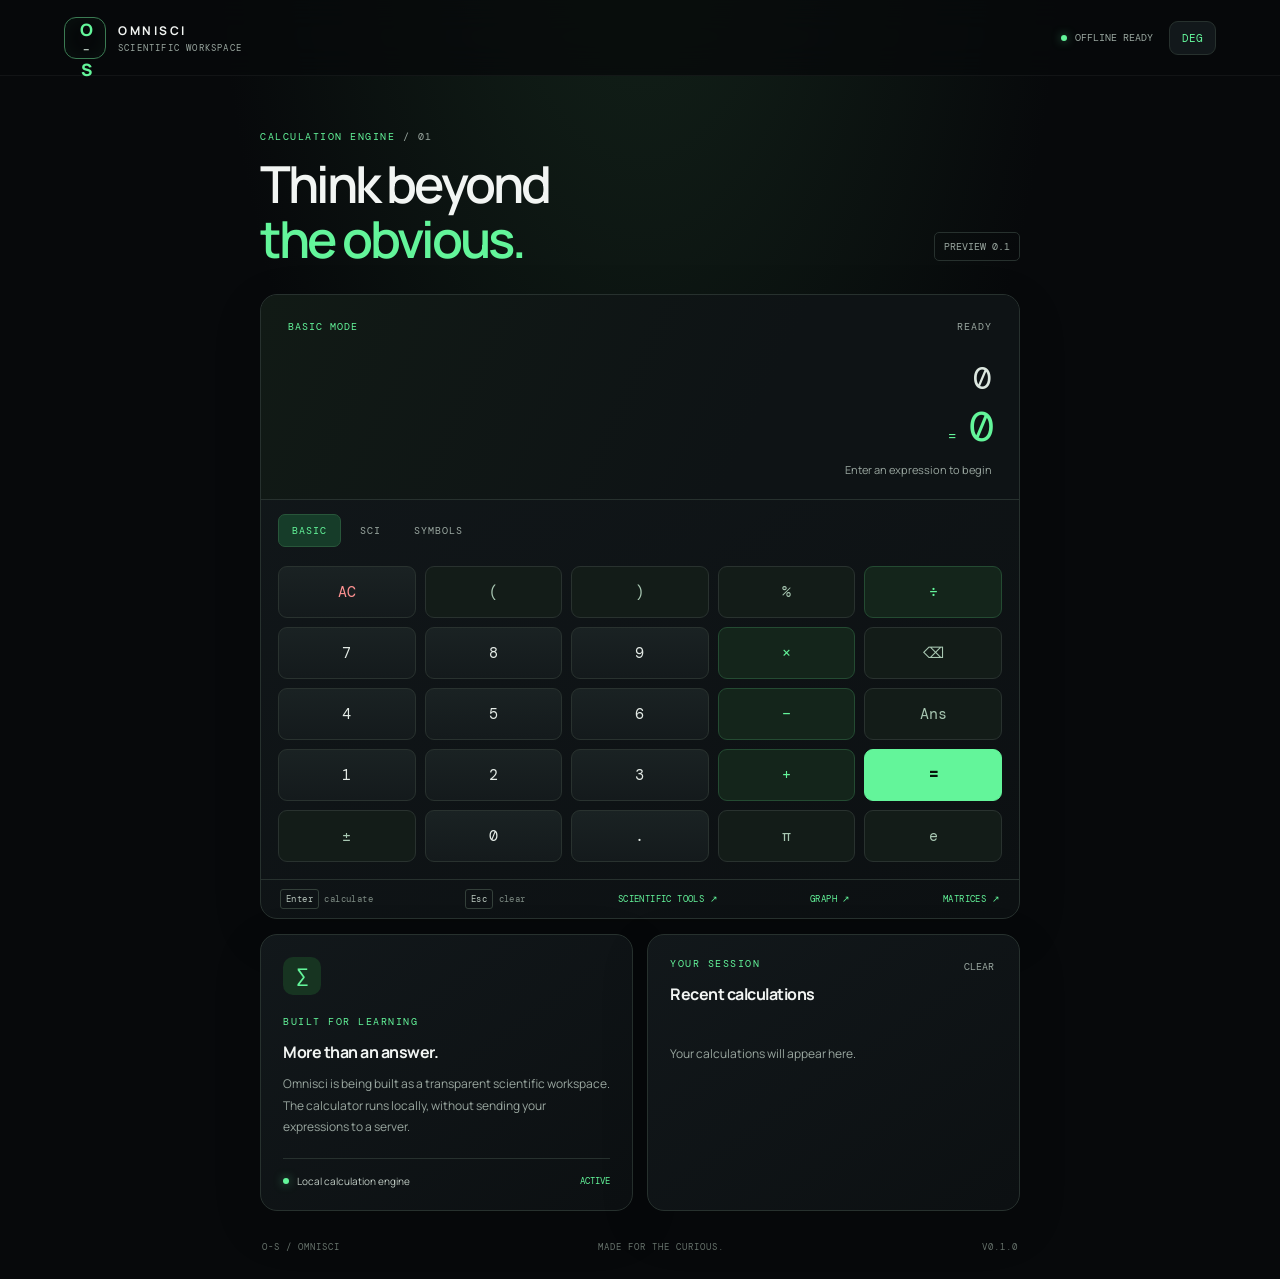
<file: index.html>
<!doctype html>
<html lang="en">
<head>
  <meta charset="utf-8">
  <meta name="viewport" content="width=device-width, initial-scale=1, viewport-fit=cover">
  <meta name="theme-color" content="#07090b">
  <meta name="description" content="O-S Omnisci — an offline-first scientific calculator, built for curious minds.">
  <link rel="manifest" href="./manifest.webmanifest">
  <link rel="icon" href="./assets/icon.svg" type="image/svg+xml">
  <link rel="stylesheet" href="./styles.css">
  <title>O-S — Omnisci</title>
</head>
<body>
  <main class="app-shell">
    <header class="topbar">
      <a class="brand" href="./" aria-label="Omnisci home">
        <span class="brand-mark" aria-hidden="true">O<span>−</span>S</span>
        <span class="brand-copy"><strong>OMNISCI</strong><small>SCIENTIFIC WORKSPACE</small></span>
      </a>
      <div class="topbar-actions">
        <span class="offline-indicator"><i></i><span id="connection-label">LOCAL ENGINE</span></span>
        <button class="icon-button" id="angle-toggle" aria-label="Toggle angle unit" title="Toggle degrees/radians">DEG</button>
      </div>
    </header>

    <section class="workspace" aria-label="Scientific calculator">
      <div class="workspace-heading">
        <div><p class="eyebrow">CALCULATION ENGINE <span> / 01</span></p><h1>Think beyond<br><em>the obvious.</em></h1></div>
        <span class="version-tag">PREVIEW 0.1</span>
      </div>

      <section class="calculator panel" aria-label="Calculator">
        <div class="display">
          <div class="display-meta"><span id="mode-label">BASIC MODE</span><span id="history-count">READY</span></div>
          <div class="expression" id="expression" aria-label="Expression" role="textbox" aria-readonly="true">0</div>
          <div class="result-row"><span class="result-equals">=</span><output id="result" aria-live="polite">0</output></div>
          <p class="display-hint" id="display-hint">Enter an expression to begin</p>
        </div>
        <div class="mode-tabs" role="tablist" aria-label="Keypad mode">
          <button class="mode-tab active" data-mode="basic" role="tab" aria-selected="true">BASIC</button>
          <button class="mode-tab" data-mode="sci" role="tab" aria-selected="false">SCI</button>
          <button class="mode-tab" data-mode="symbols" role="tab" aria-selected="false">SYMBOLS</button>
        </div>
        <div id="keypad" class="keypad" aria-label="Calculator keys"></div>
        <div class="calculator-footer"><span><kbd>Enter</kbd> calculate</span><span><kbd>Esc</kbd> clear</span><a href="./tools.html" style="color:var(--green);text-decoration:none;font:9px var(--mono)">SCIENTIFIC TOOLS ↗</a><a href="./graph.html" style="color:var(--green);text-decoration:none;font:9px var(--mono)">GRAPH ↗</a><a href="./linear.html" style="color:var(--green);text-decoration:none;font:9px var(--mono)">MATRICES ↗</a></div>
      </section>

      <section class="lower-grid">
        <article class="panel feature-card">
          <div class="feature-icon">∑</div><p class="eyebrow">BUILT FOR LEARNING</p><h2>More than an answer.</h2>
          <p>Omnisci is being built as a transparent scientific workspace. The calculator runs locally, without sending your expressions to a server.</p>
          <div class="feature-status"><span class="status-dot"></span> Local calculation engine <span class="status-label">ACTIVE</span></div>
        </article>
        <article class="panel history-card">
          <div class="history-heading"><div><p class="eyebrow">YOUR SESSION</p><h2>Recent calculations</h2></div><button id="clear-history" class="text-button">CLEAR</button></div>
          <div id="history-list" class="history-list"><p class="empty-history">Your calculations will appear here.</p></div>
        </article>
      </section>
      <footer class="page-footer"><span>O-S / OMNISCI</span><span>MADE FOR THE CURIOUS.</span><span>V0.1.0</span></footer>
    </section>
  </main>
  <div id="toast" class="toast" role="status" aria-live="polite"></div>
  <script src="./app.js" defer></script>
</body>
</html>
</file>
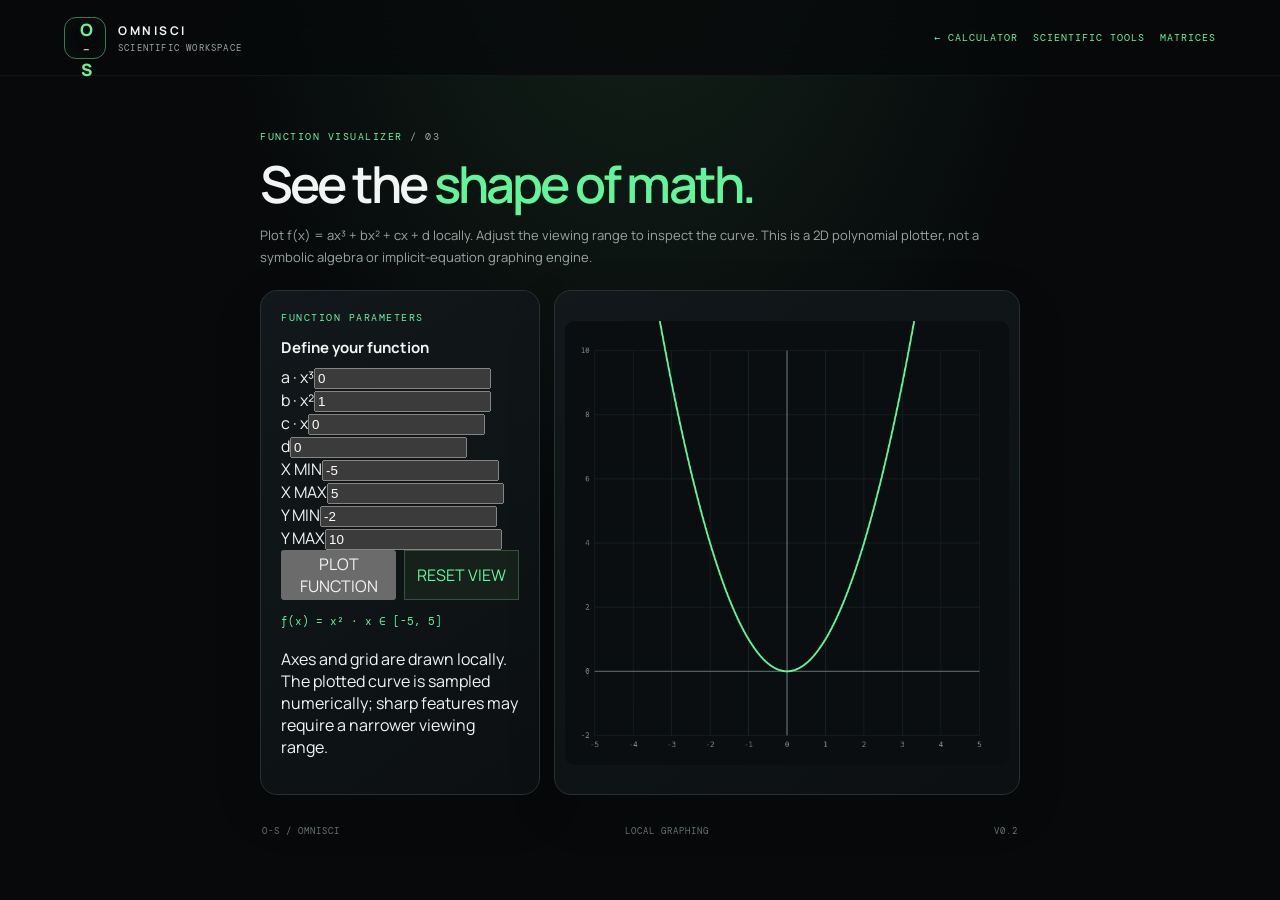
<file: graph.html>
<!doctype html>
<html lang="en"><head><meta charset="utf-8"><meta name="viewport" content="width=device-width,initial-scale=1,viewport-fit=cover"><meta name="theme-color" content="#07090b"><meta name="description" content="Plot polynomial functions locally with O-S Omnisci."><link rel="manifest" href="./manifest.webmanifest"><link rel="icon" href="./assets/icon.svg" type="image/svg+xml"><link rel="stylesheet" href="./styles.css"><title>Graphing — O-S Omnisci</title><style>
.graph-intro{max-width:760px;margin:0 auto 22px}.graph-intro p:last-child{color:var(--muted);font-size:13px;line-height:1.7}.graph-layout{max-width:760px;margin:auto;display:grid;grid-template-columns:280px 1fr;gap:14px}.graph-controls{padding:20px}.graph-controls h2{font-size:15px;margin:0 0 8px}.graph-controls .description{font-size:11px;color:var(--muted);line-height:1.6}.graph-canvas-wrap{min-width:0;padding:10px;display:flex;align-items:center}.graph-canvas{width:100%;aspect-ratio:1/1;display:block;border-radius:10px;background:#0a0e10}.graph-result{font:11px var(--mono);color:var(--green);line-height:1.8;margin-top:12px;overflow-wrap:anywhere}.graph-actions{display:grid;grid-template-columns:1fr 1fr;gap:8px}.graph-actions .tool-button.secondary{background:#17211b;color:var(--green);border:1px solid #31563d}.graph-nav{display:flex;gap:15px;align-items:center}.graph-nav a{font:10px var(--mono);letter-spacing:1px;color:var(--green);text-decoration:none}@media(max-width:720px){.graph-layout{grid-template-columns:1fr}.graph-canvas-wrap{padding:8px}.graph-canvas{aspect-ratio:1/1;max-height:75vw}.graph-controls{padding:17px}}
</style></head><body><main class="app-shell"><header class="topbar"><a class="brand" href="./"><span class="brand-mark">O<span>−</span>S</span><span class="brand-copy"><strong>OMNISCI</strong><small>SCIENTIFIC WORKSPACE</small></span></a><div class="graph-nav"><a href="./">← CALCULATOR</a><a href="./tools.html">SCIENTIFIC TOOLS</a><a href="./linear.html">MATRICES</a></div></header><section class="workspace"><div class="graph-intro"><p class="eyebrow">FUNCTION VISUALIZER <span>/ 03</span></p><h1>See the <em>shape of math.</em></h1><p>Plot f(x) = ax³ + bx² + cx + d locally. Adjust the viewing range to inspect the curve. This is a 2D polynomial plotter, not a symbolic algebra or implicit-equation graphing engine.</p></div><div class="graph-layout"><section class="panel graph-controls"><p class="eyebrow">FUNCTION PARAMETERS</p><h2>Define your function</h2><div class="field-grid"><div class="field"><label for="ga">a · x³</label><input id="ga" type="number" step="any" value="0"></div><div class="field"><label for="gb">b · x²</label><input id="gb" type="number" step="any" value="1"></div><div class="field"><label for="gc">c · x</label><input id="gc" type="number" step="any" value="0"></div><div class="field"><label for="gd">d</label><input id="gd" type="number" step="any" value="0"></div></div><div class="field-grid"><div class="field"><label for="gxmin">X MIN</label><input id="gxmin" type="number" step="any" value="-5"></div><div class="field"><label for="gxmax">X MAX</label><input id="gxmax" type="number" step="any" value="5"></div><div class="field"><label for="gymin">Y MIN</label><input id="gymin" type="number" step="any" value="-2"></div><div class="field"><label for="gymax">Y MAX</label><input id="gymax" type="number" step="any" value="10"></div></div><div class="graph-actions"><button class="tool-button" id="plot">PLOT FUNCTION</button><button class="tool-button secondary" id="reset">RESET VIEW</button></div><div class="graph-result" id="graph-result" aria-live="polite">f(x) = x²<br>Use Plot Function to refresh.</div><p class="tool-note">Axes and grid are drawn locally. The plotted curve is sampled numerically; sharp features may require a narrower viewing range.</p></section><section class="panel graph-canvas-wrap"><canvas id="plot-canvas" class="graph-canvas" width="720" height="720" aria-label="Graph of the current polynomial function">Your browser does not support canvas graphing.</canvas></section></div><footer class="page-footer"><span>O-S / OMNISCI</span><span>LOCAL GRAPHING</span><span>V0.2</span></footer></section></main><script src="./graph.js" defer></script><script>if("serviceWorker" in navigator && location.protocol!=="file:")addEventListener("load",()=>navigator.serviceWorker.register("./sw.js").catch(()=>{}));</script></body></html>
</file>
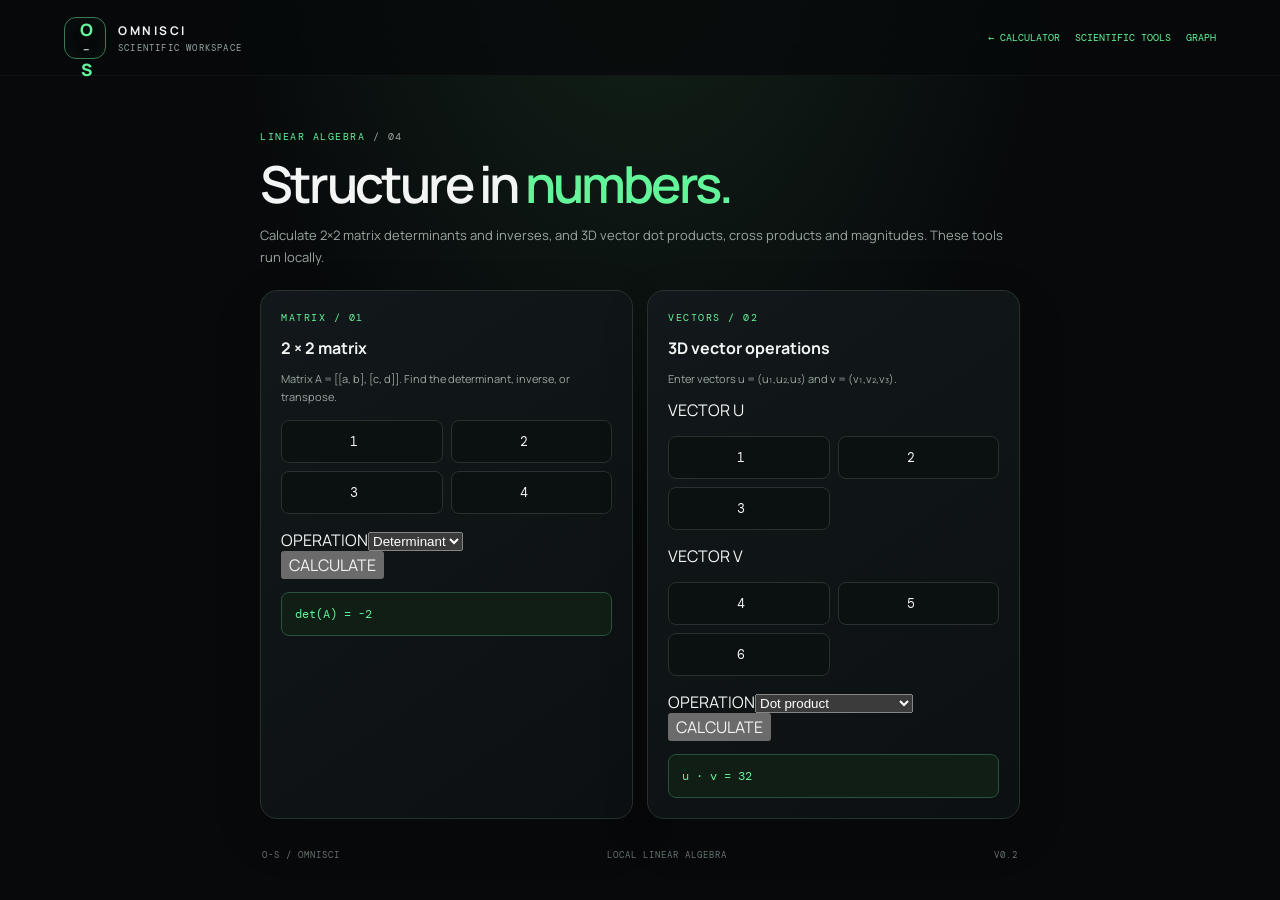
<file: linear.html>
<!doctype html><html lang="en"><head><meta charset="utf-8"><meta name="viewport" content="width=device-width,initial-scale=1,viewport-fit=cover"><meta name="theme-color" content="#07090b"><link rel="manifest" href="./manifest.webmanifest"><link rel="icon" href="./assets/icon.svg" type="image/svg+xml"><link rel="stylesheet" href="./styles.css"><title>Linear Algebra — O-S Omnisci</title><style>.la-intro{max-width:760px;margin:0 auto 22px}.la-intro p:last-child{color:var(--muted);font-size:13px;line-height:1.7}.la-grid{max-width:760px;margin:auto;display:grid;grid-template-columns:1fr 1fr;gap:14px}.la-card{padding:20px}.la-card h2{font-size:16px;margin:0 0 8px}.la-card .description{font-size:11px;color:var(--muted);line-height:1.6}.matrix-inputs{display:grid;grid-template-columns:repeat(2,minmax(0,1fr));gap:8px;margin:15px 0}.matrix-inputs input{width:100%;min-width:0;background:#0b1011;border:1px solid var(--line);border-radius:8px;padding:12px 7px;text-align:center;color:var(--text);font:13px var(--mono)}.la-output{margin-top:13px;border:1px solid #285239;background:#101e15;border-radius:8px;padding:13px;font:12px var(--mono);color:var(--green);white-space:pre-wrap;overflow-wrap:anywhere;min-height:43px}.la-nav{display:flex;gap:15px}.la-nav a{font:10px var(--mono);color:var(--green);text-decoration:none}@media(max-width:620px){.la-grid{grid-template-columns:1fr}.la-card{padding:17px}}</style></head><body><main class="app-shell"><header class="topbar"><a class="brand" href="./"><span class="brand-mark">O<span>−</span>S</span><span class="brand-copy"><strong>OMNISCI</strong><small>SCIENTIFIC WORKSPACE</small></span></a><div class="la-nav"><a href="./">← CALCULATOR</a><a href="./tools.html">SCIENTIFIC TOOLS</a><a href="./graph.html">GRAPH</a></div></header><section class="workspace"><div class="la-intro"><p class="eyebrow">LINEAR ALGEBRA <span>/ 04</span></p><h1>Structure in <em>numbers.</em></h1><p>Calculate 2×2 matrix determinants and inverses, and 3D vector dot products, cross products and magnitudes. These tools run locally.</p></div><div class="la-grid"><article class="panel la-card"><p class="eyebrow">MATRIX / 01</p><h2>2 × 2 matrix</h2><p class="description">Matrix A = [[a, b], [c, d]]. Find the determinant, inverse, or transpose.</p><div class="matrix-inputs"><input id="ma" type="number" step="any" value="1" aria-label="Matrix a"><input id="mb" type="number" step="any" value="2" aria-label="Matrix b"><input id="mc" type="number" step="any" value="3" aria-label="Matrix c"><input id="md" type="number" step="any" value="4" aria-label="Matrix d"></div><div class="field"><label for="matrix-operation">OPERATION</label><select id="matrix-operation"><option value="det">Determinant</option><option value="inverse">Inverse</option><option value="transpose">Transpose</option></select></div><button class="tool-button" id="matrix-calc">CALCULATE</button><div class="la-output" id="matrix-result" aria-live="polite">det(A) = -2</div></article><article class="panel la-card"><p class="eyebrow">VECTORS / 02</p><h2>3D vector operations</h2><p class="description">Enter vectors u = (u₁,u₂,u₃) and v = (v₁,v₂,v₃).</p><div class="field"><label>VECTOR U</label><div class="matrix-inputs"><input id="ux" type="number" step="any" value="1" aria-label="u x"><input id="uy" type="number" step="any" value="2" aria-label="u y"><input id="uz" type="number" step="any" value="3" aria-label="u z"></div></div><div class="field"><label>VECTOR V</label><div class="matrix-inputs"><input id="vx" type="number" step="any" value="4" aria-label="v x"><input id="vy" type="number" step="any" value="5" aria-label="v y"><input id="vz" type="number" step="any" value="6" aria-label="v z"></div></div><div class="field"><label for="vector-operation">OPERATION</label><select id="vector-operation"><option value="dot">Dot product</option><option value="cross">Cross product</option><option value="umag">Magnitude of u</option><option value="vmag">Magnitude of v</option><option value="angle">Angle between u and v</option></select></div><button class="tool-button" id="vector-calc">CALCULATE</button><div class="la-output" id="vector-result" aria-live="polite">u · v = 32</div></article></div><footer class="page-footer"><span>O-S / OMNISCI</span><span>LOCAL LINEAR ALGEBRA</span><span>V0.2</span></footer></section></main><script src="./linear.js" defer></script><script>if("serviceWorker" in navigator && location.protocol!=="file:")addEventListener("load",()=>navigator.serviceWorker.register("./sw.js").catch(()=>{}));</script></body></html>
</file>
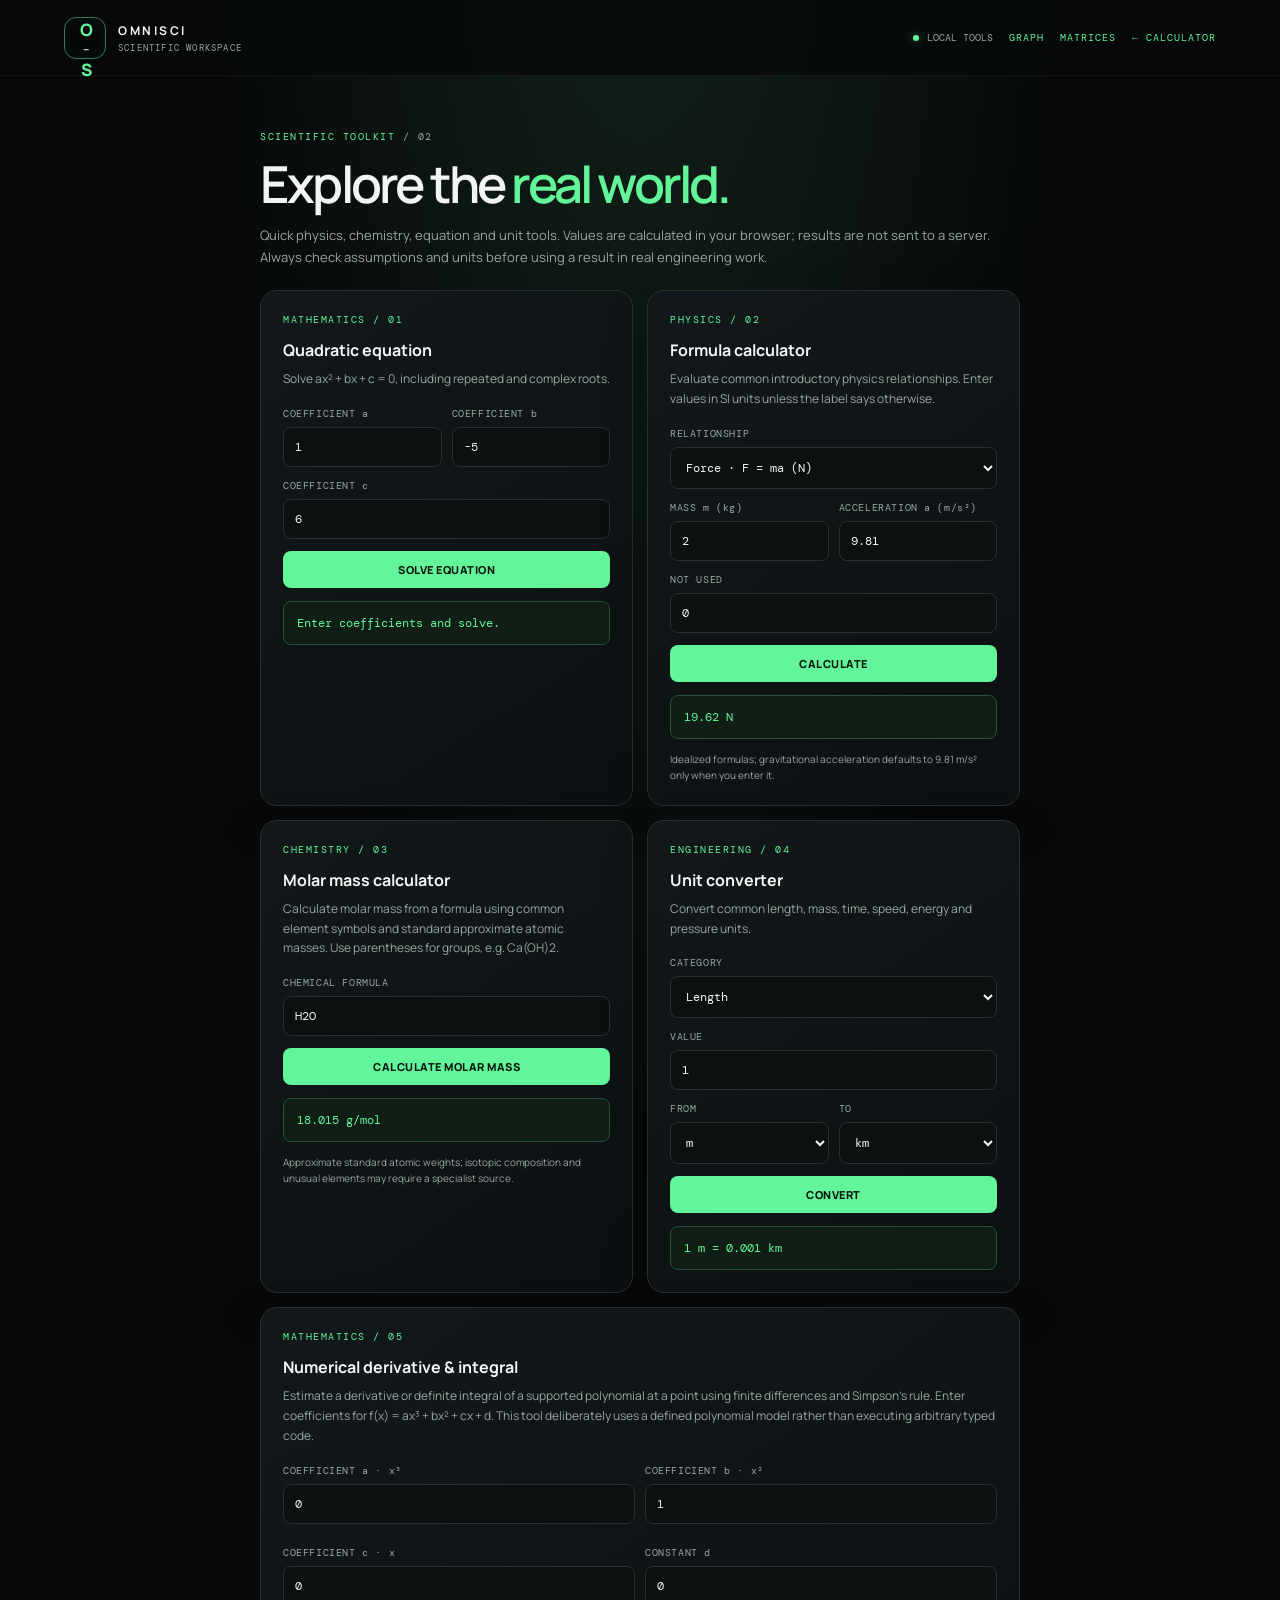
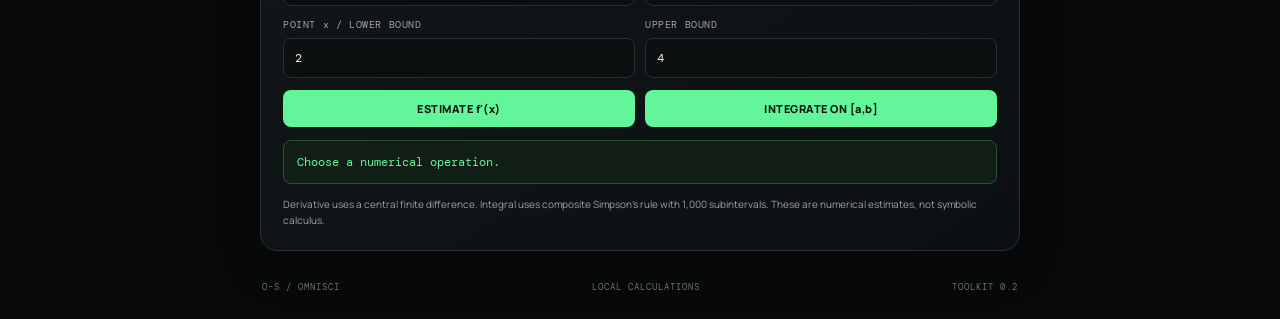
<file: tools.html>
<!doctype html>
<html lang="en">
<head>
<meta charset="utf-8"><meta name="viewport" content="width=device-width, initial-scale=1, viewport-fit=cover">
<meta name="theme-color" content="#07090b"><meta name="description" content="Omnisci local physics, chemistry and unit tools.">
<link rel="manifest" href="./manifest.webmanifest"><link rel="icon" href="./assets/icon.svg" type="image/svg+xml"><link rel="stylesheet" href="./styles.css">
<title>Scientific Tools — O-S Omnisci</title>
<style>
.tools-intro{max-width:760px;margin:0 auto 22px}.tools-intro p:last-child{color:var(--muted);font-size:13px;line-height:1.7}.tool-grid{display:grid;grid-template-columns:repeat(2,minmax(0,1fr));gap:14px;max-width:760px;margin:auto}.tool-card{padding:22px}.tool-card h2{font-size:16px;margin:0 0 8px}.tool-card .description{font-size:12px;color:var(--muted);line-height:1.65;margin:0 0 18px}.field-grid{display:grid;grid-template-columns:1fr 1fr;gap:10px}.field{display:flex;flex-direction:column;gap:7px;margin-bottom:12px}.field label{font:10px var(--mono);letter-spacing:.6px;color:var(--muted)}.field input,.field select{width:100%;min-width:0;background:#0b1011;border:1px solid var(--line);border-radius:8px;padding:11px;color:var(--text);font:12px var(--mono)}.tool-button{background:var(--green);color:#06140a;border:0;border-radius:8px;padding:11px 14px;font-size:11px;font-weight:800;letter-spacing:.5px;width:100%}.tool-output{margin-top:13px;border:1px solid #285239;background:#101e15;border-radius:8px;padding:13px;font:12px var(--mono);color:var(--green);overflow-wrap:anywhere;min-height:43px}.tool-output small{display:block;color:var(--muted);font:10px var(--sans);margin-top:6px}.tool-note{font-size:10px;color:var(--muted);line-height:1.6;margin:12px 0 0}.element-list{display:flex;flex-wrap:wrap;gap:5px;margin:8px 0 14px}.element-chip{border:1px solid var(--line);border-radius:5px;padding:5px 7px;font:10px var(--mono);color:#b9c8be}.back-link{font:10px var(--mono);letter-spacing:1px;color:var(--green);text-decoration:none}.back-link:hover{text-decoration:underline}.tool-card.full{grid-column:1/-1}@media(max-width:620px){.tool-grid{grid-template-columns:1fr}.tool-card.full{grid-column:auto}.tool-card{padding:18px}.tools-intro{padding:0 4px}.field-grid{gap:8px}}
</style>
</head>
<body>
<main class="app-shell">
<header class="topbar"><a class="brand" href="./" aria-label="Omnisci calculator"><span class="brand-mark">O<span>−</span>S</span><span class="brand-copy"><strong>OMNISCI</strong><small>SCIENTIFIC WORKSPACE</small></span></a><div class="topbar-actions"><span class="offline-indicator"><i></i><span>LOCAL TOOLS</span></span><a class="back-link" href="./graph.html">GRAPH</a><a class="back-link" href="./linear.html">MATRICES</a><a class="back-link" href="./">← CALCULATOR</a></div></header>
<section class="workspace">
<div class="tools-intro"><p class="eyebrow">SCIENTIFIC TOOLKIT <span>/ 02</span></p><h1>Explore the <em>real world.</em></h1><p>Quick physics, chemistry, equation and unit tools. Values are calculated in your browser; results are not sent to a server. Always check assumptions and units before using a result in real engineering work.</p></div>
<div class="tool-grid">
<article class="panel tool-card"><p class="eyebrow">MATHEMATICS / 01</p><h2>Quadratic equation</h2><p class="description">Solve ax² + bx + c = 0, including repeated and complex roots.</p><div class="field-grid"><div class="field"><label for="qa">COEFFICIENT a</label><input id="qa" type="number" step="any" value="1"></div><div class="field"><label for="qb">COEFFICIENT b</label><input id="qb" type="number" step="any" value="-5"></div></div><div class="field"><label for="qc">COEFFICIENT c</label><input id="qc" type="number" step="any" value="6"></div><button class="tool-button" id="solve-quadratic">SOLVE EQUATION</button><div class="tool-output" id="quadratic-result" aria-live="polite">Enter coefficients and solve.</div></article>
<article class="panel tool-card"><p class="eyebrow">PHYSICS / 02</p><h2>Formula calculator</h2><p class="description">Evaluate common introductory physics relationships. Enter values in SI units unless the label says otherwise.</p><div class="field"><label for="physics-formula">RELATIONSHIP</label><select id="physics-formula"><option value="force">Force · F = ma (N)</option><option value="kinetic">Kinetic energy · E = ½mv² (J)</option><option value="potential">Gravitational potential energy · E = mgh (J)</option><option value="density">Density · ρ = m/V (kg/m³)</option><option value="ohm">Ohm's law · V = IR (V)</option><option value="power">Electrical power · P = VI (W)</option><option value="momentum">Momentum · p = mv (kg·m/s)</option><option value="wave">Wave speed · v = fλ (m/s)</option></select></div><div class="field-grid"><div class="field"><label for="pv1" id="pv1-label">MASS m (kg)</label><input id="pv1" type="number" step="any" value="2"></div><div class="field"><label for="pv2" id="pv2-label">ACCELERATION a (m/s²)</label><input id="pv2" type="number" step="any" value="9.81"></div></div><div class="field"><label for="pv3" id="pv3-label">OPTIONAL THIRD VALUE</label><input id="pv3" type="number" step="any" value="0"></div><button class="tool-button" id="calculate-physics">CALCULATE</button><div class="tool-output" id="physics-result" aria-live="polite">19.62 N</div><p class="tool-note">Idealized formulas; gravitational acceleration defaults to 9.81 m/s² only when you enter it.</p></article>
<article class="panel tool-card"><p class="eyebrow">CHEMISTRY / 03</p><h2>Molar mass calculator</h2><p class="description">Calculate molar mass from a formula using common element symbols and standard approximate atomic masses. Use parentheses for groups, e.g. Ca(OH)2.</p><div class="field"><label for="chemical-formula">CHEMICAL FORMULA</label><input id="chemical-formula" type="text" value="H2O" autocomplete="off" spellcheck="false" placeholder="e.g. H2SO4 or Ca(OH)2"></div><button class="tool-button" id="calculate-molar">CALCULATE MOLAR MASS</button><div class="tool-output" id="molar-result" aria-live="polite">18.015 g/mol</div><p class="tool-note">Approximate standard atomic weights; isotopic composition and unusual elements may require a specialist source.</p></article>
<article class="panel tool-card"><p class="eyebrow">ENGINEERING / 04</p><h2>Unit converter</h2><p class="description">Convert common length, mass, time, speed, energy and pressure units.</p><div class="field"><label for="unit-category">CATEGORY</label><select id="unit-category"><option value="length">Length</option><option value="mass">Mass</option><option value="time">Time</option><option value="speed">Speed</option><option value="energy">Energy</option><option value="pressure">Pressure</option><option value="temperature">Temperature</option></select></div><div class="field"><label for="unit-value">VALUE</label><input id="unit-value" type="number" step="any" value="1"></div><div class="field-grid"><div class="field"><label for="unit-from">FROM</label><select id="unit-from"></select></div><div class="field"><label for="unit-to">TO</label><select id="unit-to"></select></div></div><button class="tool-button" id="convert-unit">CONVERT</button><div class="tool-output" id="unit-result" aria-live="polite">1 m = 100 cm</div></article>
<article class="panel tool-card full"><p class="eyebrow">MATHEMATICS / 05</p><h2>Numerical derivative & integral</h2><p class="description">Estimate a derivative or definite integral of a supported polynomial at a point using finite differences and Simpson's rule. Enter coefficients for f(x) = ax³ + bx² + cx + d. This tool deliberately uses a defined polynomial model rather than executing arbitrary typed code.</p><div class="field-grid"><div class="field"><label for="ca">COEFFICIENT a · x³</label><input id="ca" type="number" step="any" value="0"></div><div class="field"><label for="cb">COEFFICIENT b · x²</label><input id="cb" type="number" step="any" value="1"></div><div class="field"><label for="cc">COEFFICIENT c · x</label><input id="cc" type="number" step="any" value="0"></div><div class="field"><label for="cd">CONSTANT d</label><input id="cd" type="number" step="any" value="0"></div></div><div class="field-grid"><div class="field"><label for="calculus-a">POINT x / LOWER BOUND</label><input id="calculus-a" type="number" step="any" value="2"></div><div class="field"><label for="calculus-b">UPPER BOUND</label><input id="calculus-b" type="number" step="any" value="4"></div></div><div class="field-grid"><button class="tool-button" id="derive">ESTIMATE f′(x)</button><button class="tool-button" id="integrate">INTEGRATE ON [a,b]</button></div><div class="tool-output" id="calculus-result" aria-live="polite">Choose a numerical operation.</div><p class="tool-note">Derivative uses a central finite difference. Integral uses composite Simpson's rule with 1,000 subintervals. These are numerical estimates, not symbolic calculus.</p></article>
</div>
<footer class="page-footer"><span>O-S / OMNISCI</span><span>LOCAL CALCULATIONS</span><span>TOOLKIT 0.2</span></footer>
</section></main>
<script src="./tools.js" defer></script><script>if("serviceWorker" in navigator && location.protocol!=="file:"){window.addEventListener("load",()=>navigator.serviceWorker.register("./sw.js").catch(()=>{}));}</script>
</body></html>
</file>
<file: styles.css>
@import url('https://fonts.googleapis.com/css2?family=DM+Mono:wght@400;500&family=Manrope:wght@400;500;600;700;800&display=swap');
:root{color-scheme:dark;--bg:#07090b;--bg2:#0d1114;--surface:#12181b;--surface2:#171f22;--line:#27312e;--green:#63f59a;--green-dim:#163c29;--text:#f2f5f3;--muted:#9aa7a0;--red:#ff7777;--amber:#f4c779;--mono:"DM Mono",ui-monospace,monospace;--sans:"Manrope",system-ui,sans-serif}
*{box-sizing:border-box}html{min-height:100%;background:var(--bg)}body{margin:0;background:radial-gradient(ellipse at 50% -20%,#14251b 0,transparent 48%),var(--bg);color:var(--text);font-family:var(--sans);min-height:100vh}button{font:inherit;color:inherit;cursor:pointer}button:focus-visible,a:focus-visible{outline:2px solid var(--green);outline-offset:3px}.app-shell{min-height:100vh}.topbar{height:76px;padding:0 clamp(18px,5vw,76px);display:flex;align-items:center;justify-content:space-between;border-bottom:1px solid #ffffff0c;background:#07090bc9;backdrop-filter:blur(16px)}.brand{display:flex;align-items:center;gap:12px;color:inherit;text-decoration:none}.brand-mark{width:42px;height:42px;border:1px solid #3b7b53;border-radius:12px;display:grid;place-items:center;color:var(--green);font-weight:800;font-size:17px;letter-spacing:-2px;box-shadow:inset 0 0 18px #63f59a0c}.brand-mark span{font-size:12px;color:#b7c6bd}.brand-copy{display:flex;flex-direction:column;gap:3px}.brand-copy strong{font-size:12px;letter-spacing:2.5px}.brand-copy small{font:9px var(--mono);letter-spacing:1.2px;color:var(--muted)}.topbar-actions{display:flex;align-items:center;gap:16px}.offline-indicator{font:10px var(--mono);color:var(--muted);display:flex;align-items:center;gap:8px}.offline-indicator i,.status-dot{width:6px;height:6px;border-radius:50%;background:var(--green);box-shadow:0 0 10px #63f59a88;display:inline-block}.icon-button{border:1px solid var(--line);background:var(--surface);border-radius:9px;padding:9px 12px;font:11px var(--mono);color:var(--green)}.workspace{max-width:1040px;margin:auto;padding:54px 24px 26px}.workspace-heading{display:flex;align-items:flex-end;justify-content:space-between;margin-bottom:28px}.eyebrow{font:10px var(--mono);letter-spacing:1.5px;color:var(--green);margin:0 0 13px}.eyebrow span{color:var(--muted)}h1{font-size:clamp(32px,5vw,51px);line-height:1.08;letter-spacing:-2.8px;margin:0;font-weight:600}h1 em{font-style:normal;color:var(--green)}.version-tag{font:10px var(--mono);color:var(--muted);border:1px solid var(--line);border-radius:5px;padding:7px 9px;margin-bottom:5px}.panel{border:1px solid var(--line);background:linear-gradient(145deg,#12181bfa,#0c1012fa);border-radius:17px;overflow:hidden;box-shadow:0 16px 50px #0002}.display{padding:25px 27px 22px;min-height:185px;background:linear-gradient(115deg,#111a15,#0e1315 65%);border-bottom:1px solid var(--line)}.display-meta{display:flex;justify-content:space-between;color:var(--muted);font:10px var(--mono);letter-spacing:1px}.display-meta span:first-child{color:var(--green)}.expression{font:clamp(21px,4vw,31px) var(--mono);text-align:right;min-height:47px;padding-top:25px;overflow-wrap:anywhere;color:#dce7df}.result-row{display:flex;align-items:baseline;justify-content:flex-end;gap:13px;min-height:45px}.result-equals{font:14px var(--mono);color:var(--green)}#result{font:clamp(30px,5vw,42px) var(--mono);letter-spacing:-1.5px;color:var(--green);overflow-wrap:anywhere;text-align:right}.display-hint{text-align:right;color:var(--muted);font-size:11px;margin:8px 0 0}.display-hint.error{color:var(--red)}.mode-tabs{display:flex;gap:5px;padding:14px 17px 9px}.mode-tab{background:transparent;border:1px solid transparent;border-radius:7px;padding:9px 13px;font:10px var(--mono);letter-spacing:1px;color:var(--muted)}.mode-tab.active{background:var(--green-dim);border-color:#28563a;color:var(--green)}.keypad{padding:10px 17px 17px;display:grid;grid-template-columns:repeat(5,minmax(0,1fr));gap:9px}.key{min-height:52px;border:1px solid #29322f;border-radius:9px;background:linear-gradient(180deg,#1a2223,#141a1c);font:15px var(--mono);transition:transform .12s,border-color .12s,background .12s;color:#e4ebe6;user-select:none;-webkit-tap-highlight-color:transparent}.key:hover{border-color:#53765f;background:#1c2921}.key:active{transform:scale(.96)}.key.function{color:#a8c7b2;background:#131c18}.key.operator{color:var(--green);background:#14251b;border-color:#244b32}.key.danger{color:#ff9292}.key.equals{background:var(--green);border-color:var(--green);color:#06140a;font-weight:800}.key.wide{grid-column:span 2}.calculator-footer{display:flex;align-items:center;justify-content:space-between;gap:8px;border-top:1px solid var(--line);padding:13px 19px;color:#7e8c84;font:9px var(--mono);letter-spacing:.4px}.calculator-footer kbd{font:9px var(--mono);border:1px solid #34403a;border-radius:3px;padding:3px 5px;color:#bac8bf}.lower-grid{display:grid;grid-template-columns:1fr 1fr;gap:14px;margin-top:15px}.feature-card,.history-card{padding:22px}.feature-icon{display:grid;place-items:center;width:38px;height:38px;border-radius:10px;background:#173421;color:var(--green);font:22px var(--mono);margin-bottom:20px}.feature-card h2,.history-card h2{font-size:16px;letter-spacing:-.5px;margin:0 0 10px}.feature-card>p:not(.eyebrow){font-size:12px;line-height:1.8;color:var(--muted);max-width:360px;margin:0}.feature-status{display:flex;align-items:center;gap:8px;border-top:1px solid var(--line);padding-top:15px;margin-top:20px;font-size:10px;color:#c1cdc5}.status-label{margin-left:auto;font:9px var(--mono);color:var(--green)}.history-heading{display:flex;align-items:flex-start;justify-content:space-between}.text-button{border:0;background:transparent;color:var(--muted);font:10px var(--mono);padding:3px}.text-button:hover{color:var(--green)}.history-list{display:flex;flex-direction:column;gap:0}.empty-history{font-size:12px;color:var(--muted);padding:18px 0 7px}.history-item{display:flex;align-items:center;justify-content:space-between;gap:12px;padding:13px 0;border-top:1px solid var(--line);text-align:left;background:transparent;border-left:0;border-right:0;border-bottom:0}.history-expression{font:11px var(--mono);color:var(--muted);overflow:hidden;text-overflow:ellipsis;white-space:nowrap}.history-result{font:12px var(--mono);color:var(--green);white-space:nowrap}.page-footer{display:flex;justify-content:space-between;padding:30px 2px 0;color:#67736c;font:9px var(--mono);letter-spacing:1px}.toast{position:fixed;bottom:25px;left:50%;transform:translate(-50%,20px);background:#18251d;border:1px solid #31563d;border-radius:9px;padding:12px 16px;color:var(--green);font:12px var(--mono);opacity:0;pointer-events:none;transition:.2s;z-index:5;max-width:90vw}.toast.show{opacity:1;transform:translate(-50%,0)}
@media(min-width:760px){.calculator{max-width:760px;margin:0 auto}.workspace-heading{max-width:760px;margin-left:auto;margin-right:auto}.lower-grid,.page-footer{max-width:760px;margin-left:auto;margin-right:auto}.page-footer{margin-top:0}}@media(max-width:560px){.topbar{height:66px;padding:0 16px}.brand-mark{width:37px;height:37px}.brand-copy strong{font-size:11px}.brand-copy small{font-size:8px}.offline-indicator{font-size:0}.offline-indicator i{width:7px;height:7px}.topbar-actions{gap:10px}.workspace{padding:35px 13px 22px}.workspace-heading{margin:0 4px 22px}h1{letter-spacing:-1.8px}.version-tag{font-size:8px}.display{padding:21px 17px;min-height:170px}.keypad{padding:9px 10px 13px;gap:6px}.key{min-height:48px;font-size:14px;border-radius:8px}.mode-tabs{padding-left:10px}.mode-tab{padding:8px 10px;font-size:9px}.calculator-footer{padding:12px 11px;font-size:8px}.calculator-footer span:last-child{display:none}.lower-grid{grid-template-columns:1fr;gap:10px;margin-top:11px}.feature-card,.history-card{padding:19px}.feature-icon{margin-bottom:14px}.page-footer{font-size:8px;letter-spacing:.4px}.expression{font-size:22px;padding-top:20px}#result{font-size:31px}}
@media(prefers-reduced-motion:reduce){*,*::before,*::after{transition:none!important;scroll-behavior:auto!important}}
</file>
